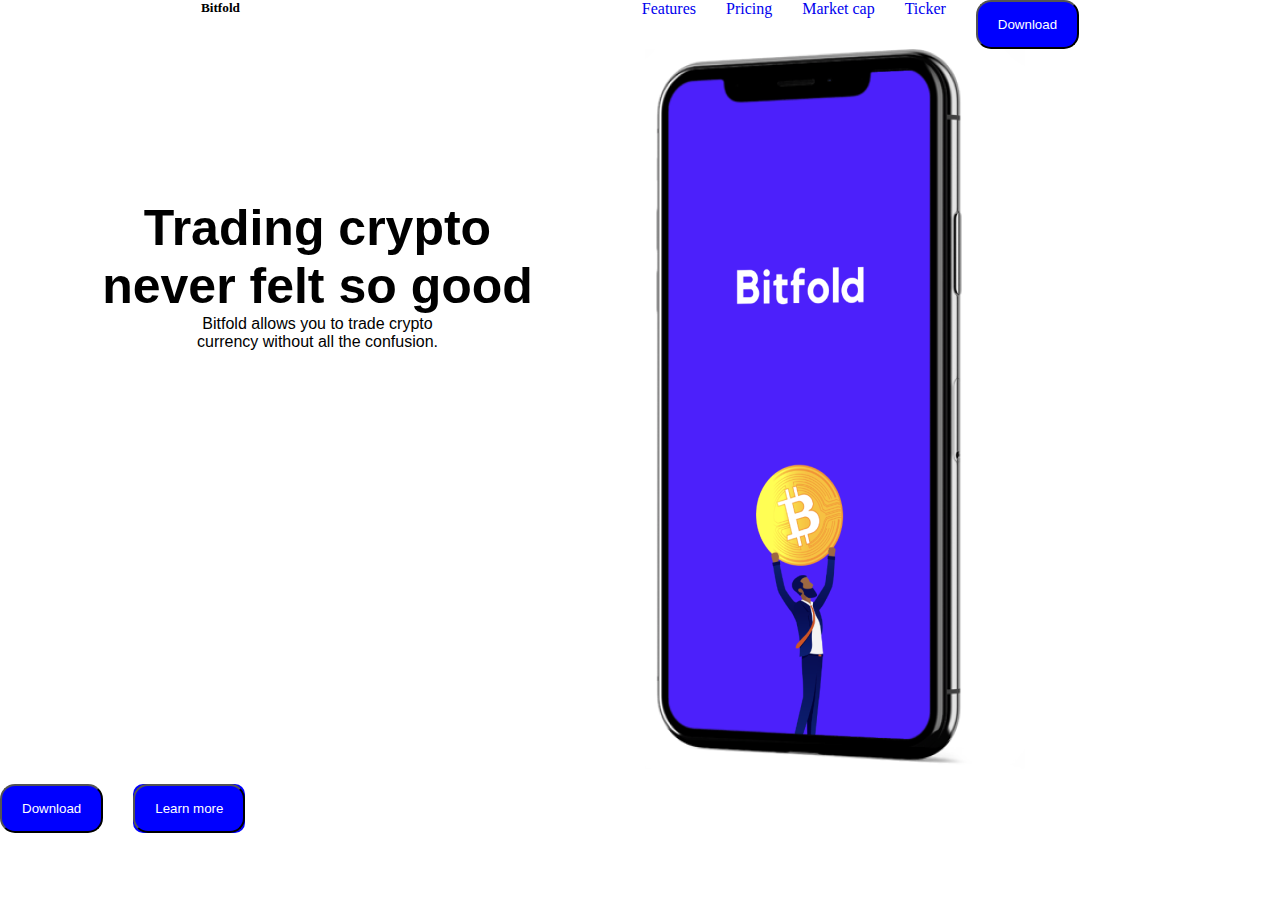
<file: index.html>
<!DOCTYPE html>
<html lang="en">
<head>
    <meta charset="UTF-8">
    <meta http-equiv="X-UA-Compatible" content="IE=edge">
    <meta name="viewport" content="width=device-width, initial-scale=1.0">
    <title>Landing page</title>
    <link rel="stylesheet" href="index.css">
    <link rel="shortcut icon" href="android-chrome-192x192.png" type="image/x-icon">
</head>
<body>
    <div class="container">
        <div class="single">
            <nav>
                <h5>Bitfold</h5>
                <ul>
                    <li><a href="#">Features</a> </li>
                    <li><a href="#">Pricing</a> </li>
                    <li><a href="#">Market cap</a> </li>
                    <li><a href="#">Ticker</a> </li>
                    <button>Download</button>
                </ul>
            </nav>
        </div>
        <div class="hero">
            <div class="hero2">
                <b><h1>Trading crypto<br>never felt so good</h1></b>
                <p>Bitfold allows you to trade crypto <br> currency without all the confusion.</p>

            </div>
            <div class="hero3">
                <img src="iPhone X Side View Mockup.png" alt="">
            </div>
            <div class="button">
                <div class="btn1">
                    <button>Download</button>
                </div>
                <div class="btn2">
                    <button>Learn more</button>
                </div>
            </div>
            
        </div>
    </div>
</body>
</html>
</file>
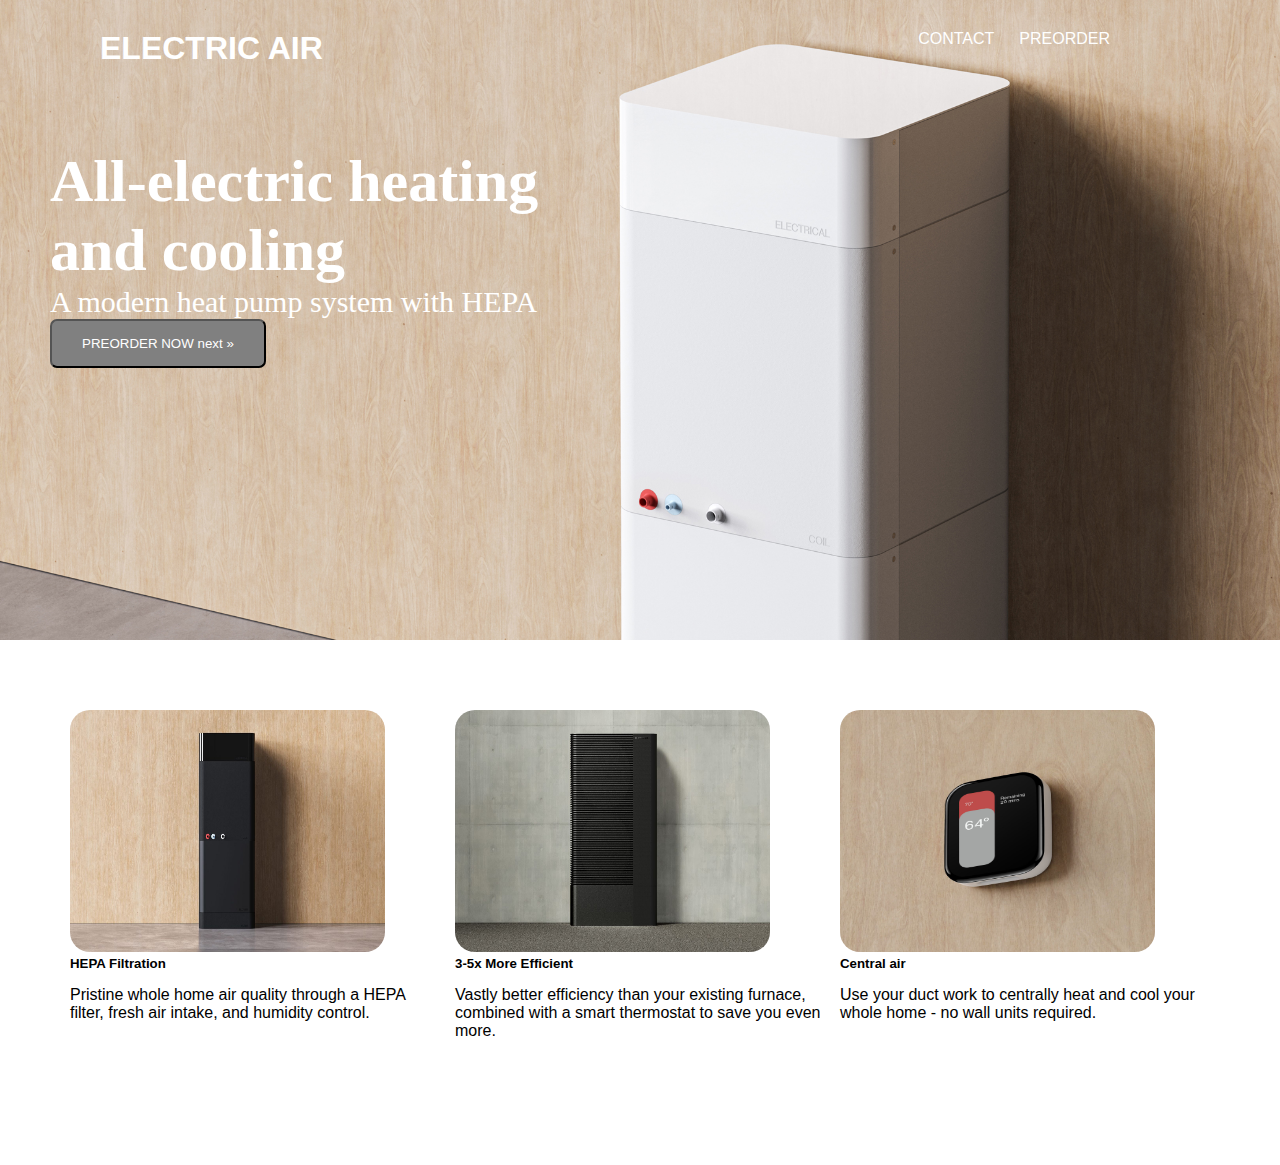
<file: wedness.html>
<!DOCTYPE html>
<html lang="en">
<head>
    <meta charset="UTF-8">
    <meta http-equiv="X-UA-Compatible" content="IE=edge">
    <meta name="viewport" content="width=device-width, initial-scale=1.0">
    <title>Document</title>
    <link rel="stylesheet" href="wedness.css">
</head>
<body>
    <header>
        <div class="container">
            <nav>
                <h1>ELECTRIC AIR</h1>
                <ul>
                    <!-- <li><a href="#">SUBCRIBE</a> </li> -->
                    <li><a href="#">CONTACT</a> </li>
                    <li><a href="#">PREORDER</a> </li>
                </ul>
            </nav>
            <div class="content">
                <h1>All-electric heating<br>and cooling</h1>
                <p>A modern heat pump system with HEPA</p>
                <button>PREORDER NOW </a> <a href="#" class="next">next &raquo</a> </button>
            </div>
        </div>
        <div class="hero">
            <div class="power1">
                <img src="powerbank1.jpg" alt="power bank">
                <h5>HEPA Filtration</h5>
                <p>Pristine whole home air quality through a HEPA filter, fresh air intake, and humidity control.</p>
            </div>
            <div class="power2">
                <img src="power bank2.jpg" alt=" a picture">
                <h5>3-5x More Efficient</h5>
                <p>Vastly better efficiency than your existing furnace, combined with a smart thermostat to save you even more.</p>
            </div>
            <div class="power3">
                <img src="power bank3.jpg" alt="power bank">
                <h5>Central air</h5>
                <p>Use your duct work to centrally heat and cool your whole home - no wall units required.
                </p>
            </div>
        </div>
    </header>
    
</body>
</html>
</file>
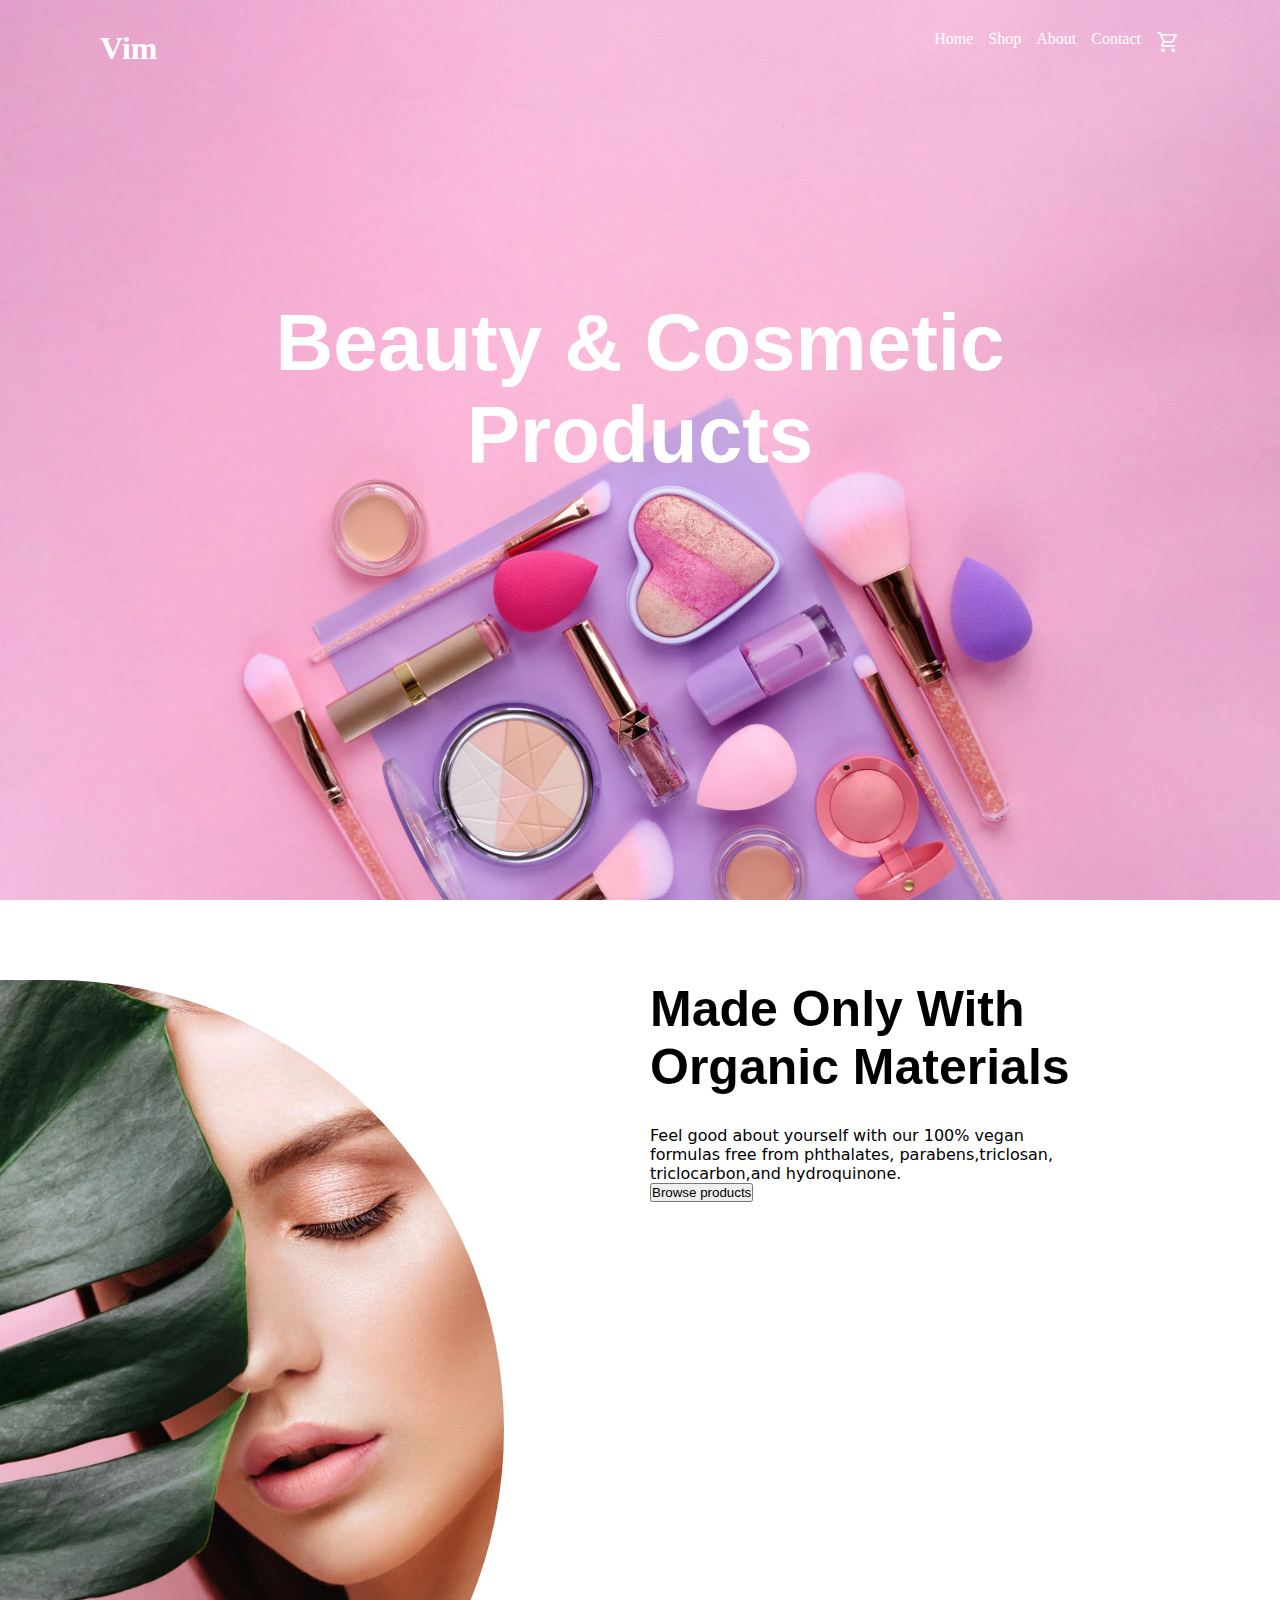
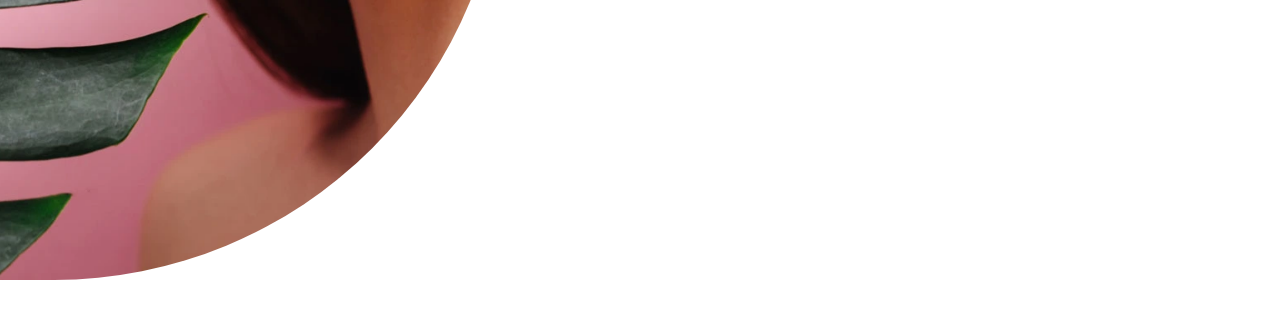
<file: work.html>
<!DOCTYPE html>
<html lang="en">
<head>
    <meta charset="UTF-8">
    <meta http-equiv="X-UA-Compatible" content="IE=edge">
    <meta name="viewport" content="width=device-width, initial-scale=1.0">
    <title>Document</title>
    <link rel="stylesheet" href="work.css">
    <link rel="stylesheet" href="https://fonts.googleapis.com/css2?family=Material+Symbols+Outlined:opsz,wght,FILL,GRAD@20..48,100..700,0..1,-50..200" />
    <style>
        .material-symbols-outlined {
          font-variation-settings:
          'FILL' 0,
          'wght' 400,
          'GRAD' 0,
          'opsz' 48
        }
        </style>
</head>
<body>
    <header>
        
        <div class="container">
            <nav>
                <h1>Vim</h1>
                <ul>
                    <li> <a href="#">Home</a></li>
                    <li> <a href="#">Shop</a></li>
                    <li> <a href="#">About</a></li>
                    <li> <a href="#">Contact</a></li>

                    <div class="icon">
                        <span class="material-symbols-outlined">
                            shopping_cart
                        </span>
                    </div>
                </ul>
            </nav>
            <div class="menu"> <h1>Beauty & Cosmetic <br>Products</h1></div>
            
        </div>
            <div class="hero1">
                <div class="hero2">
                    <img src="organic.webp" width="80%"  alt="">
                </div>
                <div class="hero3"  >
                    <h1>Made Only With <br>Organic Materials</h1>
                        <p>Feel good about yourself with our 100% vegan<br> formulas free from phthalates, parabens,triclosan,<br>triclocarbon,and hydroquinone.</p>
                        <button>Browse products</button>
                </div>
        </div>
    </header>
</body>
</html>
</file>
<file: index.css>
*{
    margin: 0;
    padding: 0;
    text-decoration: none;
    list-style-type: none;
}
nav{
    display: flex;
    justify-content: space-around;
}
ul{
    display: flex;
    justify-content: center;
    gap: 30px;
}
button{
    padding: 15px 20px;
    border-radius: 15px;
    background-color: blue;
    color: white;
    
}
.hero{
    display: grid;
    grid-template-columns: 1fr 1fr;
    gap: 10px;
}
.hero2 {
    align-items: center;
    text-align: center;
    padding-top: 150px;
    font-family: Arial, Helvetica, sans-serif;
}
.hero h1{
    font-size: 50px;
}
.button{
    display: flex;
    gap: 30px;
}
.btn2{
    color: white;
    background-color: blue;
    border-radius: 10px;
}
@media(max-width:1024px){

    .hero{
        display: grid;
        grid-template-columns: 1fr;
        gap: 10px;
    }

}
@media(max-width:767px){
    nav ul{
        display: none;
       
    }
    .hero2{
        order:2;
    }
    .hero3{
        order:1;
    }
}
</file>
<file: wedness.css>
*{
    margin: 0px;
    padding: 0px;
    box-sizing: border-box;
    list-style-type: none;
    text-decoration: none;
}
body{
    overflow-x: hidden;
}
nav{
    display: flex;
    justify-content: space-between;
    color: white;
    font-family: 'Segoe UI', Tahoma, Geneva, Verdana, sans-serif;
    /* border: 2px solid red; */
    padding: 30px 100px;

}
ul{
    display: flex;
    justify-content: center;
    gap: 25px;
    padding-right: 70px;
    /* border: 2px solid blue; */
}
.container{
    background-image: url(./electric.jpg);
    background-position: center;
    background-size: cover;
    background-repeat: no-repeat;
    height: 50vw;
    position: relative;
}
a{
    color: white;
    font-family: sans-serif;
}
.content{
    display: grid;
    /* row-gap: 20px; */
    /* padding-left: 50px; */
    padding: 50px;
    font-size:30px ;
    /* border: 2px solid red; */
    height: 50%;
    align-items: flex-end;
    color: white;
}
.content h2{
    color: white;
    /* font-size: 60px; */
    font-family: Arial, Helvetica, sans-serif;
    padding-top: 35vh;
}
.content p{
    color: white;
    /* font-size:30px; */
}
.content button{
    padding:15px 30px ;
    font-weight: 200;
    color: white;
    background-color:gray;
    border-radius: 7px;
    width: fit-content;
}
button:hover{
    background-color: black;
}
.hero{
    display: grid;
    grid-template-columns: 1fr 1fr 1fr;
    gap: 15px;
    margin: 70px;
    font-family: Arial, Helvetica, sans-serif;

}
.hero img{
    width: 85%;
    height: 63%;
    border-radius: 20px;
}
.hero p{
    margin-top: 15px;

}
</file>
<file: work.css>
*{
    margin: 0;
    padding: 0;
    text-decoration: none;
    list-style-type: none;
    box-sizing: border-box;
    object-fit: cover;
}
nav{
    display: flex;
    justify-content: space-between;
    padding: 30px 100px;
}
ul{
    display: flex;
    justify-content: center;
    gap: 15px;
    position: inherit;
}
.container{
  background: url(./home-cover.webp);
  background-position: center; 
  background-repeat: no-repeat;
  background-size: cover; 
  height: 100vh;
}
a,.icon{
    color: white;
}
.menu h1{
    text-align: center;
    align-items: center;
    padding-top: 200px;
    color: white;
    font-family: Arial, Helvetica, sans-serif;
    font-size: 80px;
}
.hero3 h1{
    font-family: Arial, Helvetica, sans-serif;
    font-size: 40px;


}

.hero1{
    display: grid;
    grid-template-columns: 1fr 1fr;
    justify-content: center;
    gap:20px;
    padding-top: 80px;
    padding-bottom: 50px;
    /* width: 150%; */
    
}
.hero2 img{
    height: 100vh;
    border-top-right-radius: 50vh;
    border-bottom-right-radius:50vh ;
}
nav h1{
    color: white;
}
.hero3 h1{
    font-size: 50px;
    font-family: Arial, Helvetica, sans-serif;

}
.hero3 p{
    font-family:system-ui, -apple-system, BlinkMacSystemFont, 'Segoe UI', Roboto, Oxygen, Ubuntu, Cantarell, 'Open Sans', 'Helvetica Neue', sans-serif;
    padding-top: 30px;

}
.button{
    padding: 15px 30px;
    border-radius: 30px;
    font-weight: 200;
    font-size: larger;
    padding-top: 15px;
}
</file>
